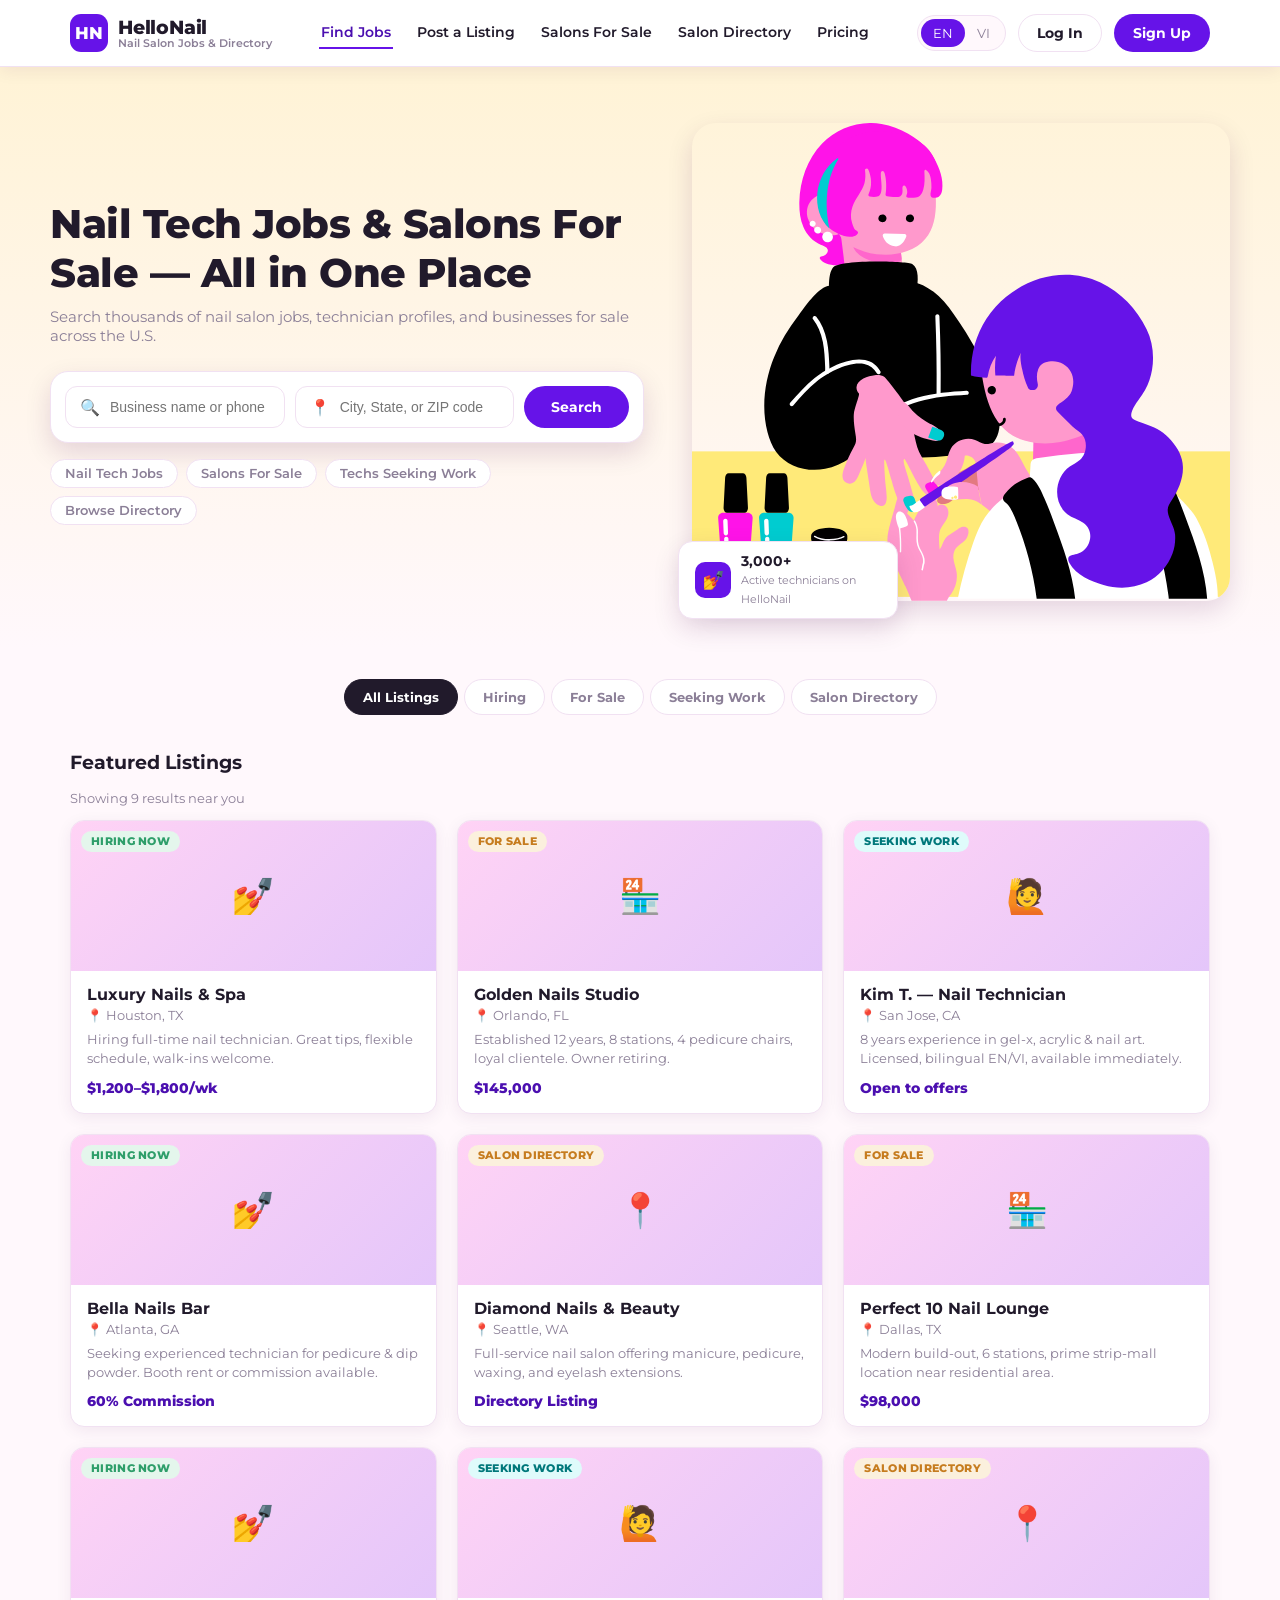
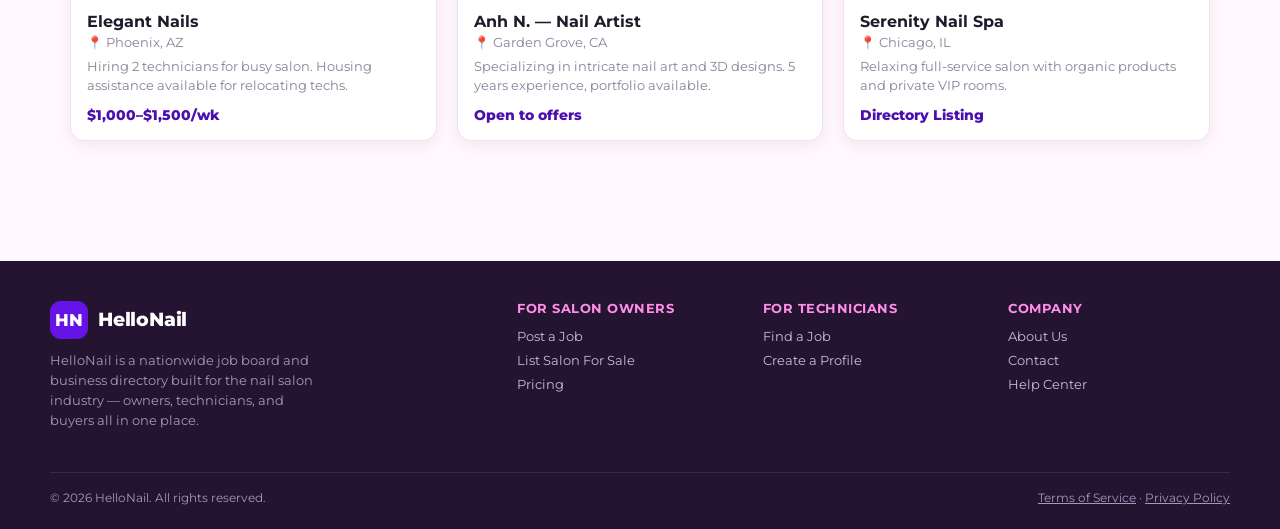
<file: index.html>
<!DOCTYPE html>
<html lang="en">
<head>
<meta charset="UTF-8">
<meta name="viewport" content="width=device-width, initial-scale=1.0">
<title>HelloNail — Nail Salon Jobs & Directory</title>
<link rel="preconnect" href="https://fonts.googleapis.com">
<link rel="preconnect" href="https://fonts.gstatic.com" crossorigin>
<link href="https://fonts.googleapis.com/css2?family=Montserrat:wght@400;500;600;700;800&display=swap" rel="stylesheet">
<link rel="stylesheet" href="assets/css/style.css">
</head>
<body>

<header class="site-header">
  <div class="header-row">
    <a class="brand" href="index.html">
      <span class="mark">HN</span>
      <span>
        <span class="name">HelloNail</span>
        <span class="tagline" data-i18n="brand.tagline">Nail Salon Jobs &amp; Directory</span>
      </span>
    </a>
    <nav class="main-nav" id="mainNav">
      <a href="index.html" class="active" data-i18n="nav.jobs">Find Jobs</a>
      <a href="post-listing.html" data-i18n="nav.post">Post a Listing</a>
      <a href="index.html#forsale" data-i18n="nav.forsale">Salons For Sale</a>
      <a href="index.html#directory" data-i18n="nav.directory">Salon Directory</a>
      <a href="post-listing.html#plans" data-i18n="nav.pricing">Pricing</a>
    </nav>
    <div class="header-actions">
      <div class="lang-toggle">
        <button data-lang="en">EN</button>
        <button data-lang="vi">VI</button>
      </div>
      <a href="dashboard.html" class="btn btn-outline desktop-only" data-i18n="nav.login">Log In</a>
      <a href="post-listing.html" class="btn btn-primary desktop-only" data-i18n="nav.signup">Sign Up</a>
      <button class="hamburger" id="hamburger" aria-label="Menu"><span></span><span></span><span></span></button>
    </div>
  </div>
</header>

<section class="hero">
  <div class="hero-inner">
    <div class="hero-copy">
      <h1 data-i18n="hero.title">Nail Tech Jobs &amp; Salons For Sale — All in One Place</h1>
      <p data-i18n="hero.sub">Search thousands of nail salon jobs, technician profiles, and businesses for sale across the U.S.</p>
      <div class="search-panel">
        <div class="search-field">
          <span>🔍</span>
          <input type="text" id="searchName" data-i18n-ph="search.namePh" placeholder="Business name or phone number">
        </div>
        <div class="search-field">
          <span>📍</span>
          <input type="text" id="searchLoc" data-i18n-ph="search.locPh" placeholder="City, State, or ZIP code">
        </div>
        <button class="btn btn-primary" id="searchBtn" data-i18n="search.btn">Search</button>
      </div>
      <div class="chip-row">
        <button class="chip" data-type="jobs" data-i18n="chip.jobs">Nail Tech Jobs</button>
        <button class="chip" data-type="forsale" data-i18n="chip.forsale">Salons For Sale</button>
        <button class="chip" data-type="seeking" data-i18n="chip.seeking">Techs Seeking Work</button>
        <button class="chip" data-type="directory" data-i18n="chip.directory">Browse Directory</button>
      </div>
    </div>

    <div class="hero-visual">
      <img class="hero-illustration" src="assets/img/hero-Illo.svg" alt="A group of nail technicians giving a client a manicure at a salon table" loading="eager">
      <div class="hero-badge">
        <span class="badge-icon">💅</span>
        <span class="badge-text"><b>3,000+</b><span>Active technicians on HelloNail</span></span>
      </div>
    </div>
  </div>
</section>

<div class="tab-row">
  <button class="tab-btn active" data-type="all" data-i18n="tabs.all">All Listings</button>
  <button class="tab-btn" data-type="jobs" data-i18n="tabs.jobs">Hiring</button>
  <button class="tab-btn" data-type="forsale" data-i18n="tabs.forsale">For Sale</button>
  <button class="tab-btn" data-type="seeking" data-i18n="tabs.seeking">Seeking Work</button>
  <button class="tab-btn" data-type="directory" data-i18n="tabs.directory">Salon Directory</button>
</div>

<main class="page" id="resultsSection">
  <div class="section-title">
    <h2 data-i18n="results.title">Featured Listings</h2>
  </div>
  <div class="results-meta" id="resultsMeta">Showing 9 results near you</div>
  <div class="listing-grid" id="listingGrid"></div>
</main>

<footer class="site-footer">
  <div class="footer-grid">
    <div>
      <div class="brand" style="margin-bottom:10px;">
        <span class="mark">HN</span><span class="name" style="color:#fff;">HelloNail</span>
      </div>
      <p style="font-size:12.5px;color:#A896BE;line-height:1.6;max-width:280px;" data-i18n="footer.about">HelloNail is a nationwide job board and business directory built for the nail salon industry.</p>
    </div>
    <div>
      <h4 data-i18n="footer.forOwners">For Salon Owners</h4>
      <a href="post-listing.html" data-i18n="footer.postJob">Post a Job</a>
      <a href="post-listing.html" data-i18n="footer.sellSalon">List Salon For Sale</a>
      <a href="post-listing.html#plans" data-i18n="footer.pricing">Pricing</a>
    </div>
    <div>
      <h4 data-i18n="footer.forTechs">For Technicians</h4>
      <a href="index.html" data-i18n="footer.findJob">Find a Job</a>
      <a href="post-listing.html" data-i18n="footer.createProfile">Create a Profile</a>
    </div>
    <div>
      <h4 data-i18n="footer.company">Company</h4>
      <a href="#" data-i18n="footer.aboutus">About Us</a>
      <a href="#" data-i18n="footer.contact">Contact</a>
      <a href="#" data-i18n="footer.help">Help Center</a>
    </div>
  </div>
  <div class="footer-bottom">
    <span>© 2026 HelloNail. <span data-i18n="footer.rights">All rights reserved.</span></span>
    <span><a href="#" data-i18n="footer.terms" style="color:#A896BE;">Terms of Service</a> · <a href="#" data-i18n="footer.privacy" style="color:#A896BE;">Privacy Policy</a></span>
  </div>
</footer>

<script src="assets/js/i18n.js"></script>
<script src="assets/js/app.js"></script>
</body>
</html>
</file>
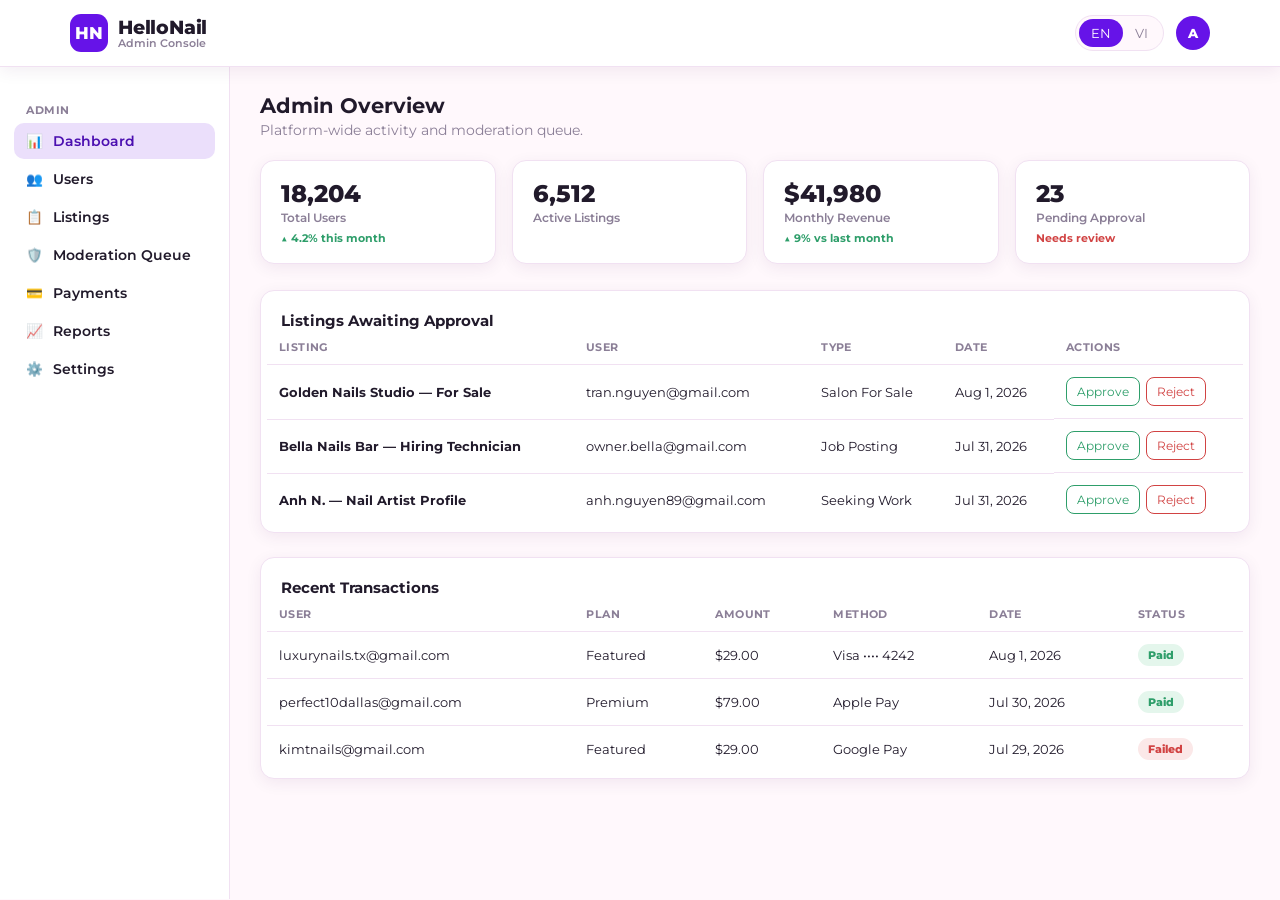
<file: admin.html>
<!DOCTYPE html>
<html lang="en">
<head>
<meta charset="UTF-8">
<meta name="viewport" content="width=device-width, initial-scale=1.0">
<title>Admin — HelloNail</title>
<link rel="preconnect" href="https://fonts.googleapis.com">
<link rel="preconnect" href="https://fonts.gstatic.com" crossorigin>
<link href="https://fonts.googleapis.com/css2?family=Montserrat:wght@400;500;600;700;800&display=swap" rel="stylesheet">
<link rel="stylesheet" href="assets/css/style.css">
</head>
<body>

<header class="site-header">
  <div class="header-row">
    <a class="brand" href="index.html">
      <span class="mark">HN</span>
      <span>
        <span class="name">HelloNail</span>
        <span class="tagline">Admin Console</span>
      </span>
    </a>
    <div class="header-actions" style="margin-left:auto;">
      <div class="lang-toggle">
        <button data-lang="en">EN</button>
        <button data-lang="vi">VI</button>
      </div>
      <div style="width:34px;height:34px;border-radius:50%;background:var(--primary);color:#fff;display:flex;align-items:center;justify-content:center;font-weight:800;font-size:13px;">A</div>
      <button class="mobile-menu-toggle" id="sidebarToggle">☰ Menu</button>
    </div>
  </div>
</header>

<div class="app-shell">
  <aside class="sidebar" id="sidebar">
    <div class="sidebar-label">Admin</div>
    <a href="#" class="active"><span>📊</span><span data-i18n="admin.nav.dashboard">Dashboard</span></a>
    <a href="#"><span>👥</span><span data-i18n="admin.nav.users">Users</span></a>
    <a href="#"><span>📋</span><span data-i18n="admin.nav.listings">Listings</span></a>
    <a href="#"><span>🛡️</span><span data-i18n="admin.nav.moderation">Moderation Queue</span></a>
    <a href="#"><span>💳</span><span data-i18n="admin.nav.payments">Payments</span></a>
    <a href="#"><span>📈</span><span data-i18n="admin.nav.reports">Reports</span></a>
    <a href="#"><span>⚙️</span><span data-i18n="admin.nav.settings">Settings</span></a>
  </aside>

  <div class="dash-main">
    <h1 data-i18n="admin.title">Admin Overview</h1>
    <div class="dash-sub" data-i18n="admin.sub">Platform-wide activity and moderation queue.</div>

    <div class="stat-grid">
      <div class="stat-card">
        <div class="stat-val">18,204</div>
        <div class="stat-lbl" data-i18n="admin.stat.users">Total Users</div>
        <div class="stat-delta up">▲ 4.2% this month</div>
      </div>
      <div class="stat-card">
        <div class="stat-val">6,512</div>
        <div class="stat-lbl" data-i18n="admin.stat.listings">Active Listings</div>
      </div>
      <div class="stat-card">
        <div class="stat-val">$41,980</div>
        <div class="stat-lbl" data-i18n="admin.stat.revenue">Monthly Revenue</div>
        <div class="stat-delta up">▲ 9% vs last month</div>
      </div>
      <div class="stat-card">
        <div class="stat-val">23</div>
        <div class="stat-lbl" data-i18n="admin.stat.pending">Pending Approval</div>
        <div class="stat-delta down">Needs review</div>
      </div>
    </div>

    <div class="table-wrap mt-24">
      <h3 style="margin:0;padding:14px 14px 0;font-size:15px;" data-i18n="admin.mod.title">Listings Awaiting Approval</h3>
      <table class="data-table">
        <thead>
          <tr>
            <th data-i18n="th.listing">Listing</th>
            <th data-i18n="th.user">User</th>
            <th data-i18n="th.type">Type</th>
            <th data-i18n="th.date">Date</th>
            <th data-i18n="th.actions">Actions</th>
          </tr>
        </thead>
        <tbody>
          <tr>
            <td><b>Golden Nails Studio — For Sale</b></td>
            <td>tran.nguyen@gmail.com</td>
            <td>Salon For Sale</td>
            <td>Aug 1, 2026</td>
            <td class="table-actions">
              <button class="icon-btn approve" data-i18n="action.approve">Approve</button>
              <button class="icon-btn reject" data-i18n="action.reject">Reject</button>
            </td>
          </tr>
          <tr>
            <td><b>Bella Nails Bar — Hiring Technician</b></td>
            <td>owner.bella@gmail.com</td>
            <td>Job Posting</td>
            <td>Jul 31, 2026</td>
            <td class="table-actions">
              <button class="icon-btn approve" data-i18n="action.approve">Approve</button>
              <button class="icon-btn reject" data-i18n="action.reject">Reject</button>
            </td>
          </tr>
          <tr>
            <td><b>Anh N. — Nail Artist Profile</b></td>
            <td>anh.nguyen89@gmail.com</td>
            <td>Seeking Work</td>
            <td>Jul 31, 2026</td>
            <td class="table-actions">
              <button class="icon-btn approve" data-i18n="action.approve">Approve</button>
              <button class="icon-btn reject" data-i18n="action.reject">Reject</button>
            </td>
          </tr>
        </tbody>
      </table>
    </div>

    <div class="table-wrap mt-24">
      <h3 style="margin:0;padding:14px 14px 0;font-size:15px;" data-i18n="admin.pay.title">Recent Transactions</h3>
      <table class="data-table">
        <thead>
          <tr>
            <th data-i18n="th.user">User</th>
            <th data-i18n="th.plan">Plan</th>
            <th data-i18n="th.amount">Amount</th>
            <th>Method</th>
            <th data-i18n="th.date">Date</th>
            <th data-i18n="th.status">Status</th>
          </tr>
        </thead>
        <tbody>
          <tr>
            <td>luxurynails.tx@gmail.com</td>
            <td>Featured</td>
            <td>$29.00</td>
            <td>Visa •••• 4242</td>
            <td>Aug 1, 2026</td>
            <td><span class="status-pill status-active">Paid</span></td>
          </tr>
          <tr>
            <td>perfect10dallas@gmail.com</td>
            <td>Premium</td>
            <td>$79.00</td>
            <td>Apple Pay</td>
            <td>Jul 30, 2026</td>
            <td><span class="status-pill status-active">Paid</span></td>
          </tr>
          <tr>
            <td>kimtnails@gmail.com</td>
            <td>Featured</td>
            <td>$29.00</td>
            <td>Google Pay</td>
            <td>Jul 29, 2026</td>
            <td><span class="status-pill status-rejected">Failed</span></td>
          </tr>
        </tbody>
      </table>
    </div>
  </div>
</div>

<script src="assets/js/i18n.js"></script>
<script src="assets/js/app.js"></script>
</body>
</html>
</file>
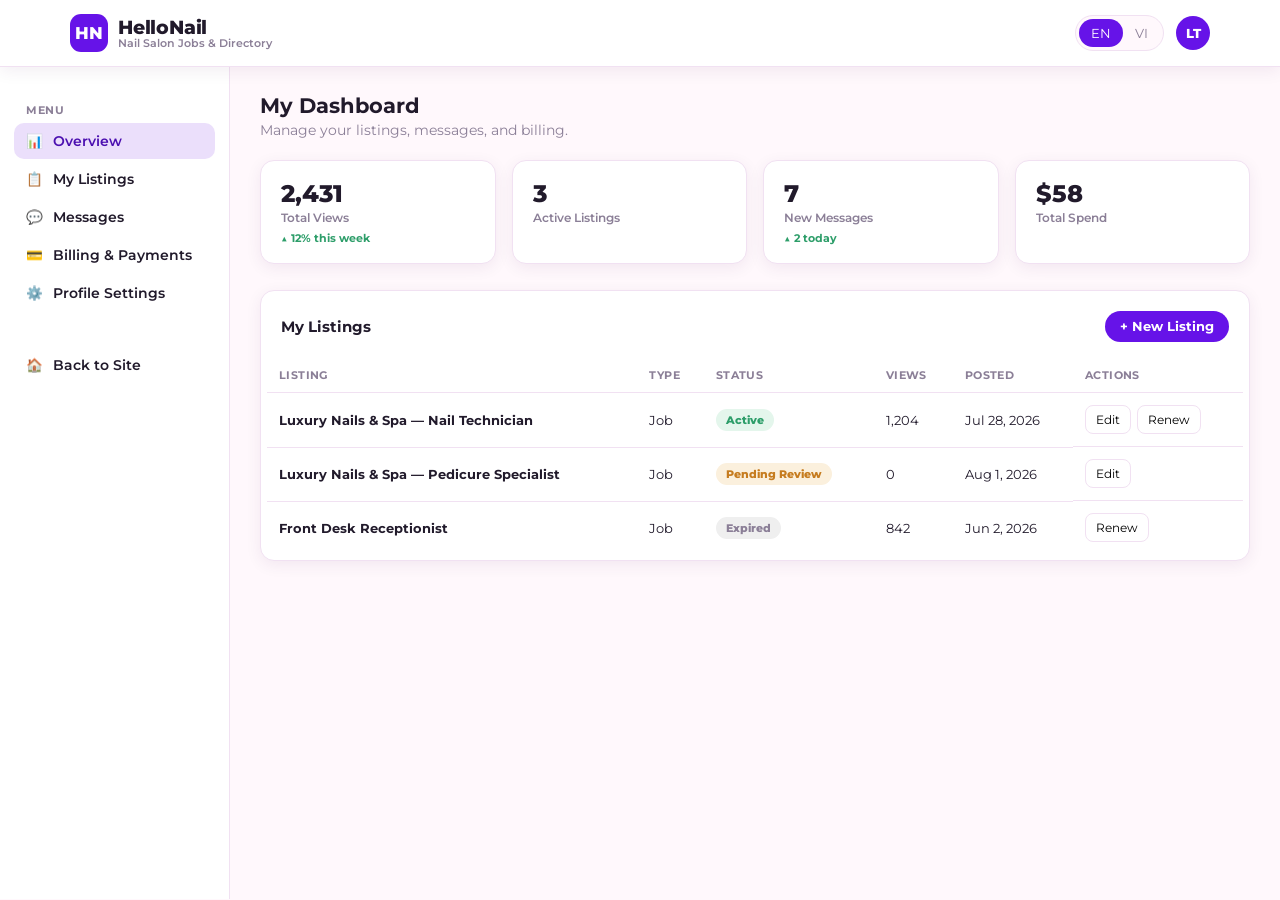
<file: dashboard.html>
<!DOCTYPE html>
<html lang="en">
<head>
<meta charset="UTF-8">
<meta name="viewport" content="width=device-width, initial-scale=1.0">
<title>My Dashboard — HelloNail</title>
<link rel="preconnect" href="https://fonts.googleapis.com">
<link rel="preconnect" href="https://fonts.gstatic.com" crossorigin>
<link href="https://fonts.googleapis.com/css2?family=Montserrat:wght@400;500;600;700;800&display=swap" rel="stylesheet">
<link rel="stylesheet" href="assets/css/style.css">
</head>
<body>

<header class="site-header">
  <div class="header-row">
    <a class="brand" href="index.html">
      <span class="mark">HN</span>
      <span>
        <span class="name">HelloNail</span>
        <span class="tagline" data-i18n="brand.tagline">Nail Salon Jobs &amp; Directory</span>
      </span>
    </a>
    <div class="header-actions" style="margin-left:auto;">
      <div class="lang-toggle">
        <button data-lang="en">EN</button>
        <button data-lang="vi">VI</button>
      </div>
      <div style="width:34px;height:34px;border-radius:50%;background:var(--gold);color:#fff;display:flex;align-items:center;justify-content:center;font-weight:800;font-size:13px;">LT</div>
      <button class="mobile-menu-toggle" id="sidebarToggle">☰ Menu</button>
    </div>
  </div>
</header>

<div class="app-shell">
  <aside class="sidebar" id="sidebar">
    <div class="sidebar-label">Menu</div>
    <a href="#" class="active"><span>📊</span><span data-i18n="dash.nav.overview">Overview</span></a>
    <a href="#"><span>📋</span><span data-i18n="dash.nav.listings">My Listings</span></a>
    <a href="#"><span>💬</span><span data-i18n="dash.nav.messages">Messages</span></a>
    <a href="#"><span>💳</span><span data-i18n="dash.nav.billing">Billing &amp; Payments</span></a>
    <a href="#"><span>⚙️</span><span data-i18n="dash.nav.profile">Profile Settings</span></a>
    <div class="sidebar-label">&nbsp;</div>
    <a href="index.html"><span>🏠</span><span>Back to Site</span></a>
  </aside>

  <div class="dash-main">
    <h1 data-i18n="dash.title">My Dashboard</h1>
    <div class="dash-sub" data-i18n="dash.sub">Manage your listings, messages, and billing.</div>

    <div class="stat-grid">
      <div class="stat-card">
        <div class="stat-val">2,431</div>
        <div class="stat-lbl" data-i18n="dash.stat.views">Total Views</div>
        <div class="stat-delta up">▲ 12% this week</div>
      </div>
      <div class="stat-card">
        <div class="stat-val">3</div>
        <div class="stat-lbl" data-i18n="dash.stat.active">Active Listings</div>
      </div>
      <div class="stat-card">
        <div class="stat-val">7</div>
        <div class="stat-lbl" data-i18n="dash.stat.messages">New Messages</div>
        <div class="stat-delta up">▲ 2 today</div>
      </div>
      <div class="stat-card">
        <div class="stat-val">$58</div>
        <div class="stat-lbl" data-i18n="dash.stat.spend">Total Spend</div>
      </div>
    </div>

    <div class="table-wrap">
      <div class="card-toolbar" style="padding:14px 14px 0;">
        <h3 style="margin:0;font-size:15px;" data-i18n="dash.table.title">My Listings</h3>
        <a href="post-listing.html" class="btn btn-primary btn-sm" data-i18n="dash.new">+ New Listing</a>
      </div>
      <table class="data-table">
        <thead>
          <tr>
            <th data-i18n="th.listing">Listing</th>
            <th data-i18n="th.type">Type</th>
            <th data-i18n="th.status">Status</th>
            <th data-i18n="th.views">Views</th>
            <th data-i18n="th.posted">Posted</th>
            <th data-i18n="th.actions">Actions</th>
          </tr>
        </thead>
        <tbody>
          <tr>
            <td><b>Luxury Nails &amp; Spa — Nail Technician</b></td>
            <td>Job</td>
            <td><span class="status-pill status-active">Active</span></td>
            <td>1,204</td>
            <td>Jul 28, 2026</td>
            <td class="table-actions">
              <button class="icon-btn" data-i18n="action.edit">Edit</button>
              <button class="icon-btn" data-i18n="action.renew">Renew</button>
            </td>
          </tr>
          <tr>
            <td><b>Luxury Nails &amp; Spa — Pedicure Specialist</b></td>
            <td>Job</td>
            <td><span class="status-pill status-pending">Pending Review</span></td>
            <td>0</td>
            <td>Aug 1, 2026</td>
            <td class="table-actions">
              <button class="icon-btn" data-i18n="action.edit">Edit</button>
            </td>
          </tr>
          <tr>
            <td><b>Front Desk Receptionist</b></td>
            <td>Job</td>
            <td><span class="status-pill status-expired">Expired</span></td>
            <td>842</td>
            <td>Jun 2, 2026</td>
            <td class="table-actions">
              <button class="icon-btn" data-i18n="action.renew">Renew</button>
            </td>
          </tr>
        </tbody>
      </table>
    </div>
  </div>
</div>

<script src="assets/js/i18n.js"></script>
<script src="assets/js/app.js"></script>
<script>
  // Overwrite generic "Status" text for the pill in row 1 to keep demo readable
  document.addEventListener("langchange", (e)=>{
    const pill = document.querySelector(".status-active");
    if(pill) pill.textContent = e.detail.lang === "vi" ? "Hoạt Động" : "Active";
  });
</script>
</body>
</html>
</file>
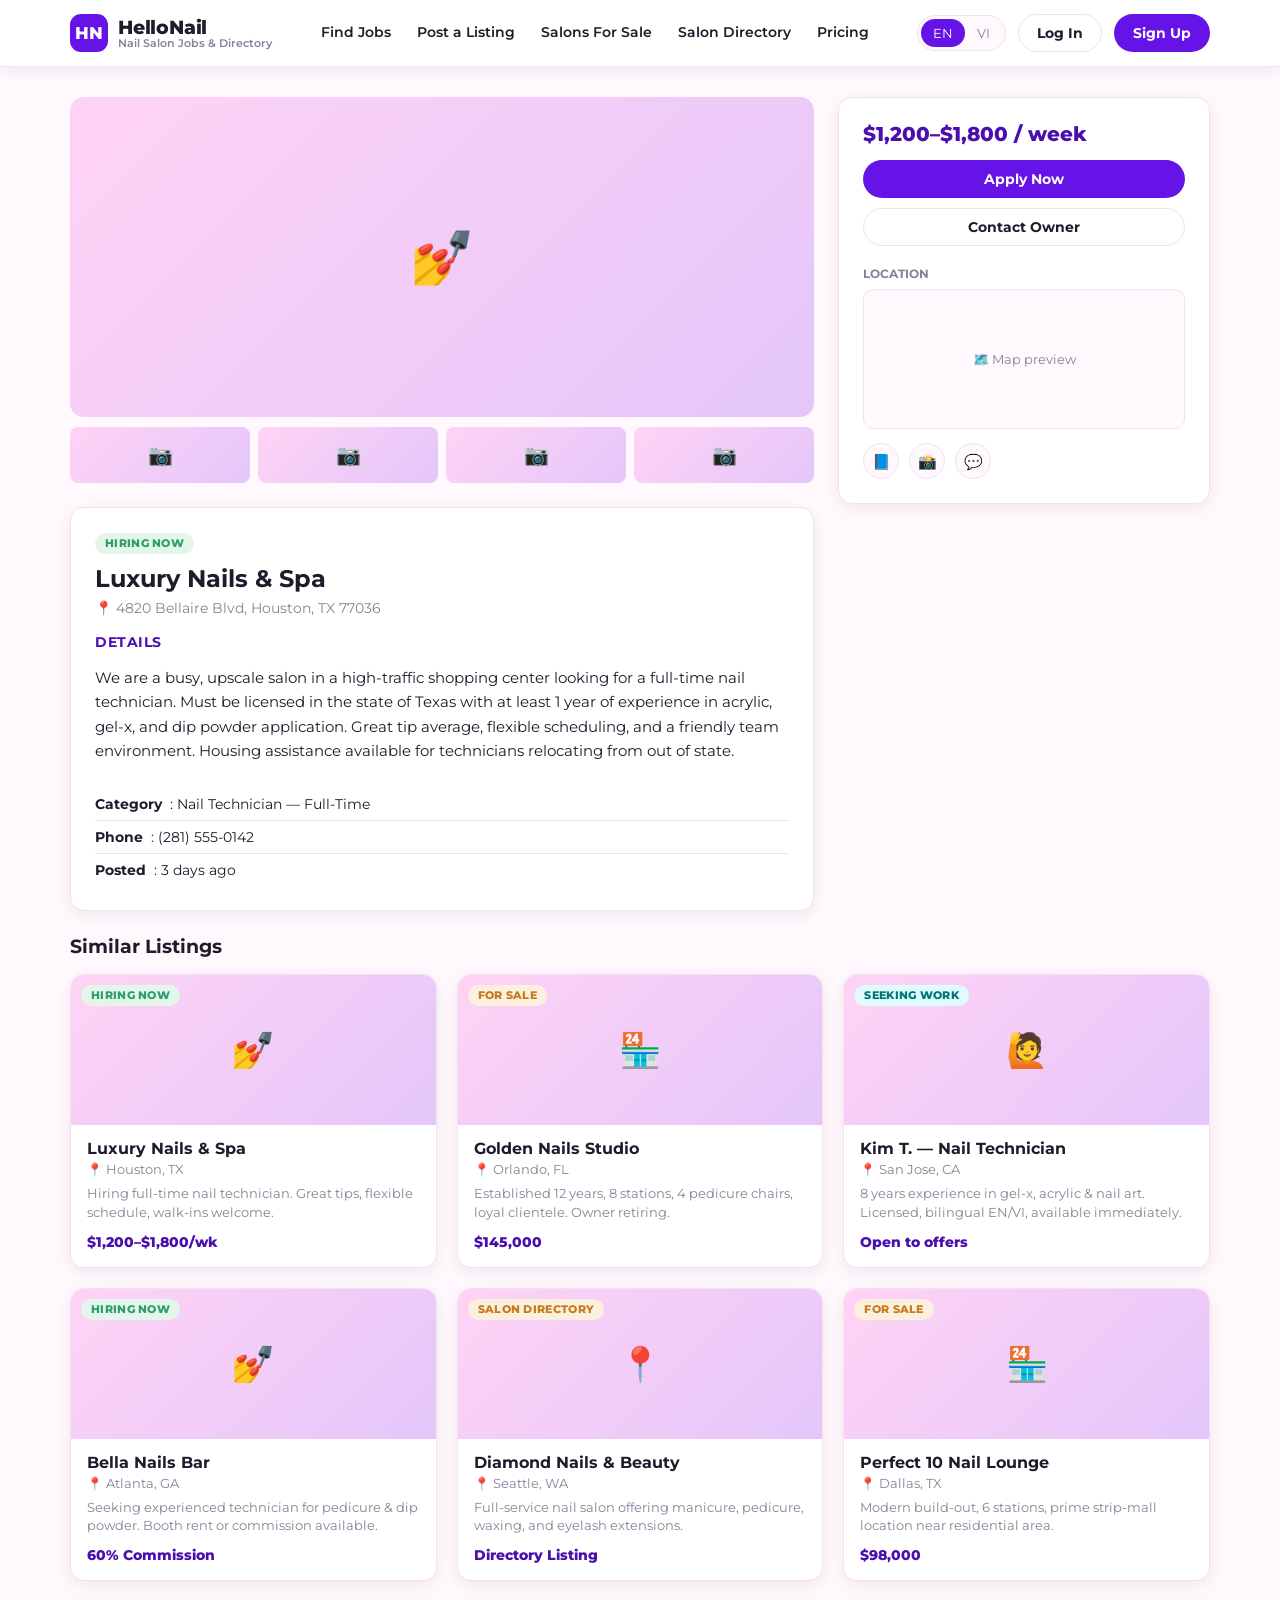
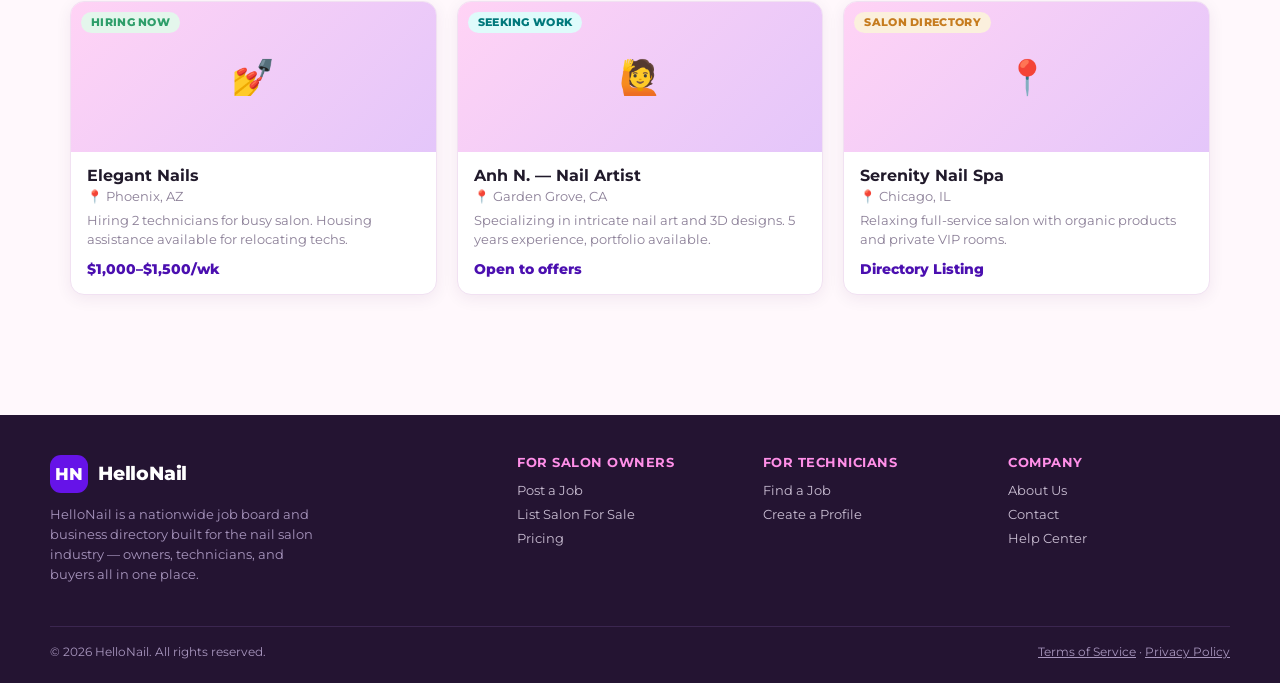
<file: listing.html>
<!DOCTYPE html>
<html lang="en">
<head>
<meta charset="UTF-8">
<meta name="viewport" content="width=device-width, initial-scale=1.0">
<title>Luxury Nails & Spa — HelloNail</title>
<link rel="preconnect" href="https://fonts.googleapis.com">
<link rel="preconnect" href="https://fonts.gstatic.com" crossorigin>
<link href="https://fonts.googleapis.com/css2?family=Montserrat:wght@400;500;600;700;800&display=swap" rel="stylesheet">
<link rel="stylesheet" href="assets/css/style.css">
</head>
<body>

<header class="site-header">
  <div class="header-row">
    <a class="brand" href="index.html">
      <span class="mark">HN</span>
      <span>
        <span class="name">HelloNail</span>
        <span class="tagline" data-i18n="brand.tagline">Nail Salon Jobs &amp; Directory</span>
      </span>
    </a>
    <nav class="main-nav" id="mainNav">
      <a href="index.html" data-i18n="nav.jobs">Find Jobs</a>
      <a href="post-listing.html" data-i18n="nav.post">Post a Listing</a>
      <a href="index.html#forsale" data-i18n="nav.forsale">Salons For Sale</a>
      <a href="index.html#directory" data-i18n="nav.directory">Salon Directory</a>
      <a href="post-listing.html#plans" data-i18n="nav.pricing">Pricing</a>
    </nav>
    <div class="header-actions">
      <div class="lang-toggle">
        <button data-lang="en">EN</button>
        <button data-lang="vi">VI</button>
      </div>
      <a href="dashboard.html" class="btn btn-outline desktop-only" data-i18n="nav.login">Log In</a>
      <a href="post-listing.html" class="btn btn-primary desktop-only" data-i18n="nav.signup">Sign Up</a>
      <button class="hamburger" id="hamburger" aria-label="Menu"><span></span><span></span><span></span></button>
    </div>
  </div>
</header>

<main class="page">
  <div class="detail-grid">
    <div>
      <div class="gallery-main">💅</div>
      <div class="gallery-thumbs">
        <div class="thumb">📷</div>
        <div class="thumb">📷</div>
        <div class="thumb">📷</div>
        <div class="thumb">📷</div>
      </div>

      <div class="panel mt-24">
        <span class="badge badge-hiring" style="position:static;display:inline-block;margin-bottom:10px;" data-i18n="badge.hiring">Hiring Now</span>
        <h1 style="margin:0 0 6px;font-size:24px;">Luxury Nails &amp; Spa</h1>
        <div class="listing-loc" style="font-size:14px;margin-bottom:16px;">📍 4820 Bellaire Blvd, Houston, TX 77036</div>

        <h3 data-i18n="detail.details" style="font-size:14px;text-transform:uppercase;letter-spacing:.5px;color:var(--primary-dark);">Details</h3>
        <p style="line-height:1.7;font-size:14.5px;">
          We are a busy, upscale salon in a high-traffic shopping center looking for a full-time nail
          technician. Must be licensed in the state of Texas with at least 1 year of experience in
          acrylic, gel-x, and dip powder application. Great tip average, flexible scheduling, and a
          friendly team environment. Housing assistance available for technicians relocating from
          out of state.
        </p>

        <ul class="info-list mt-24">
          <li><b data-i18n="detail.category">Category</b>:&nbsp;Nail Technician — Full-Time</li>
          <li><b data-i18n="detail.phone">Phone</b>:&nbsp;(281) 555-0142</li>
          <li><b data-i18n="detail.posted">Posted</b>:&nbsp;3 days ago</li>
        </ul>
      </div>
    </div>

    <div>
      <div class="panel">
        <div class="listing-price" style="font-size:20px;margin-bottom:14px;">$1,200–$1,800 / week</div>
        <button class="btn btn-primary btn-block" data-i18n="detail.apply">Apply Now</button>
        <button class="btn btn-outline btn-block mt-24" style="margin-top:10px;" data-i18n="detail.contact">Contact Owner</button>

        <h4 style="font-size:12px;text-transform:uppercase;color:var(--muted);margin:20px 0 8px;" data-i18n="detail.location">Location</h4>
        <div style="height:140px;border-radius:10px;background:var(--bg);border:1px solid var(--border);display:flex;align-items:center;justify-content:center;color:var(--muted);font-size:13px;">
          🗺️ Map preview
        </div>

        <div class="social-row">
          <a class="social-icon" href="#" title="Facebook">📘</a>
          <a class="social-icon" href="#" title="Instagram">📸</a>
          <a class="social-icon" href="#" title="Zalo">💬</a>
        </div>
      </div>
    </div>
  </div>

  <div class="section-title mt-24">
    <h2 data-i18n="detail.similar">Similar Listings</h2>
  </div>
  <div class="listing-grid" id="listingGrid"></div>
</main>

<footer class="site-footer">
  <div class="footer-grid">
    <div>
      <div class="brand" style="margin-bottom:10px;">
        <span class="mark">HN</span><span class="name" style="color:#fff;">HelloNail</span>
      </div>
      <p style="font-size:12.5px;color:#A896BE;line-height:1.6;max-width:280px;" data-i18n="footer.about">HelloNail is a nationwide job board and business directory built for the nail salon industry.</p>
    </div>
    <div>
      <h4 data-i18n="footer.forOwners">For Salon Owners</h4>
      <a href="post-listing.html" data-i18n="footer.postJob">Post a Job</a>
      <a href="post-listing.html" data-i18n="footer.sellSalon">List Salon For Sale</a>
      <a href="post-listing.html#plans" data-i18n="footer.pricing">Pricing</a>
    </div>
    <div>
      <h4 data-i18n="footer.forTechs">For Technicians</h4>
      <a href="index.html" data-i18n="footer.findJob">Find a Job</a>
      <a href="post-listing.html" data-i18n="footer.createProfile">Create a Profile</a>
    </div>
    <div>
      <h4 data-i18n="footer.company">Company</h4>
      <a href="#" data-i18n="footer.aboutus">About Us</a>
      <a href="#" data-i18n="footer.contact">Contact</a>
      <a href="#" data-i18n="footer.help">Help Center</a>
    </div>
  </div>
  <div class="footer-bottom">
    <span>© 2026 HelloNail. <span data-i18n="footer.rights">All rights reserved.</span></span>
    <span><a href="#" data-i18n="footer.terms" style="color:#A896BE;">Terms of Service</a> · <a href="#" data-i18n="footer.privacy" style="color:#A896BE;">Privacy Policy</a></span>
  </div>
</footer>

<script src="assets/js/i18n.js"></script>
<script src="assets/js/app.js"></script>
<script>
  document.addEventListener("DOMContentLoaded", ()=> renderListings("all", ""));
</script>
</body>
</html>
</file>
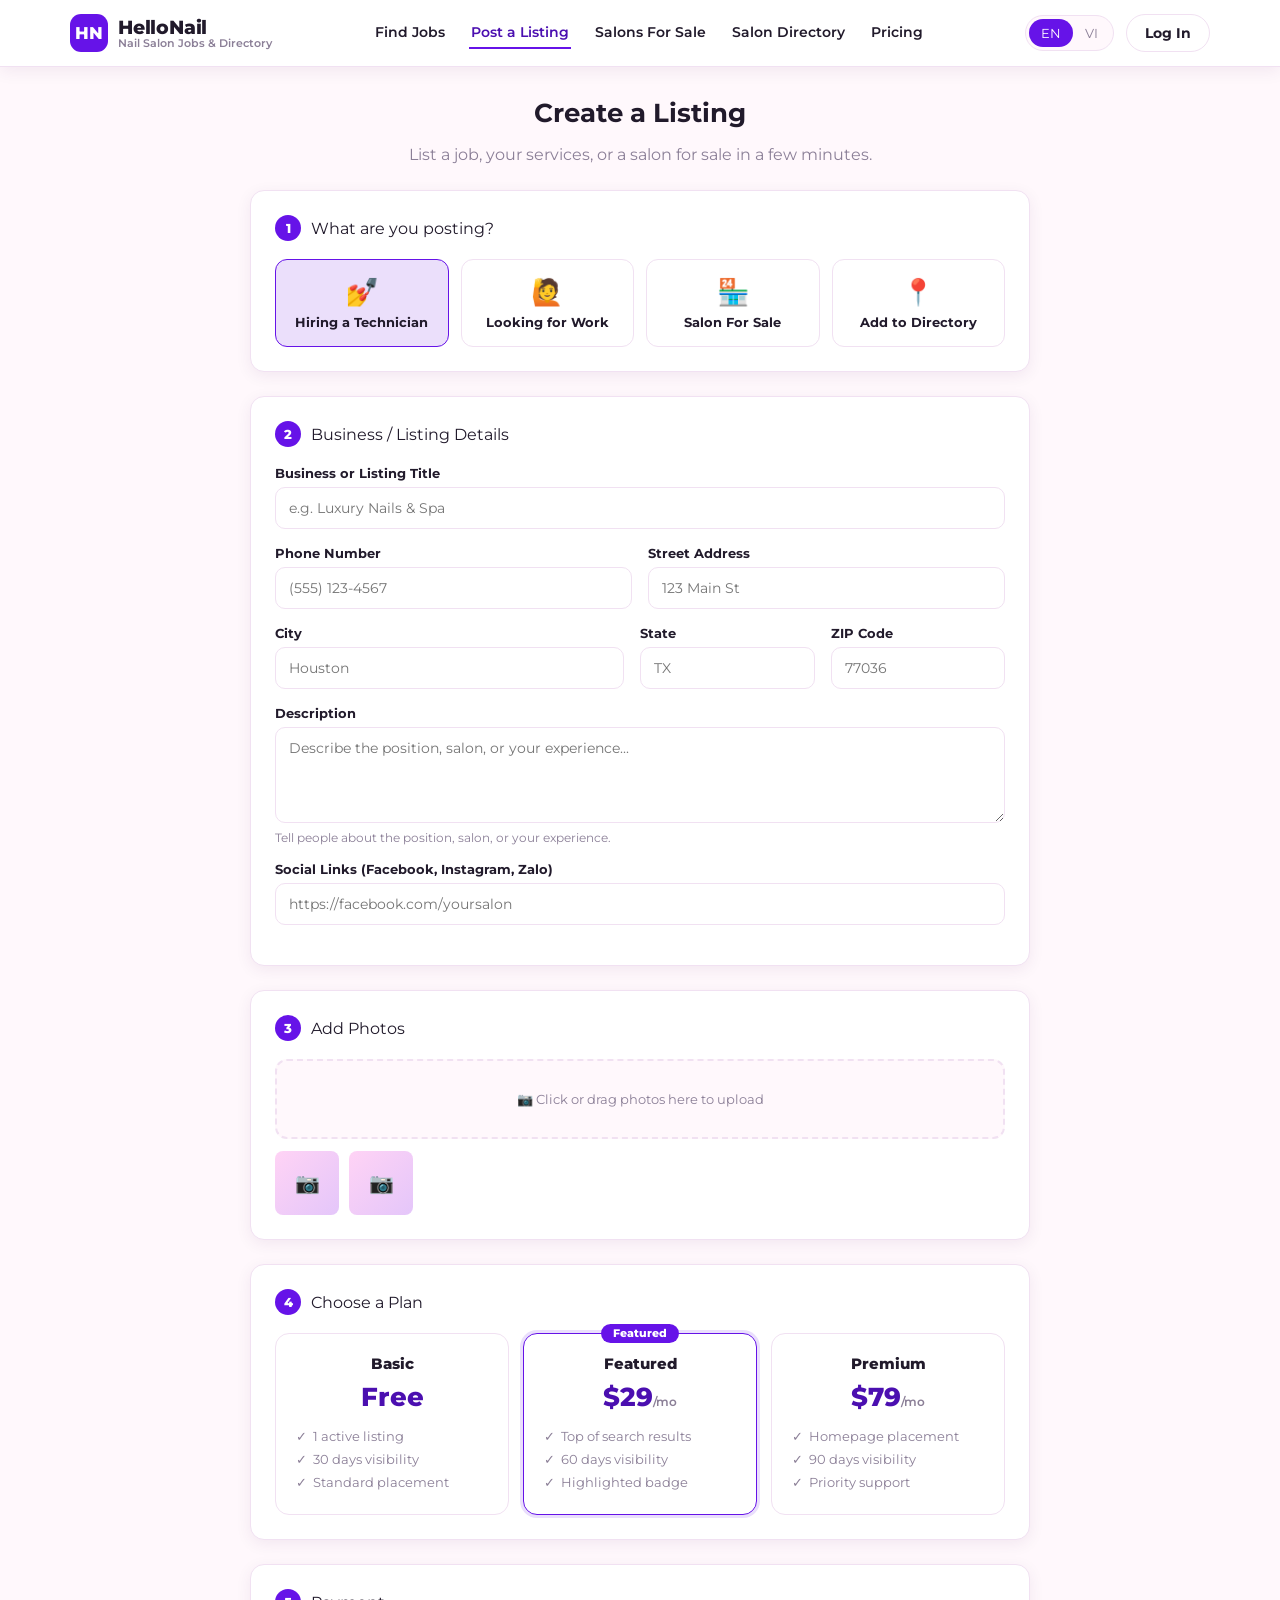
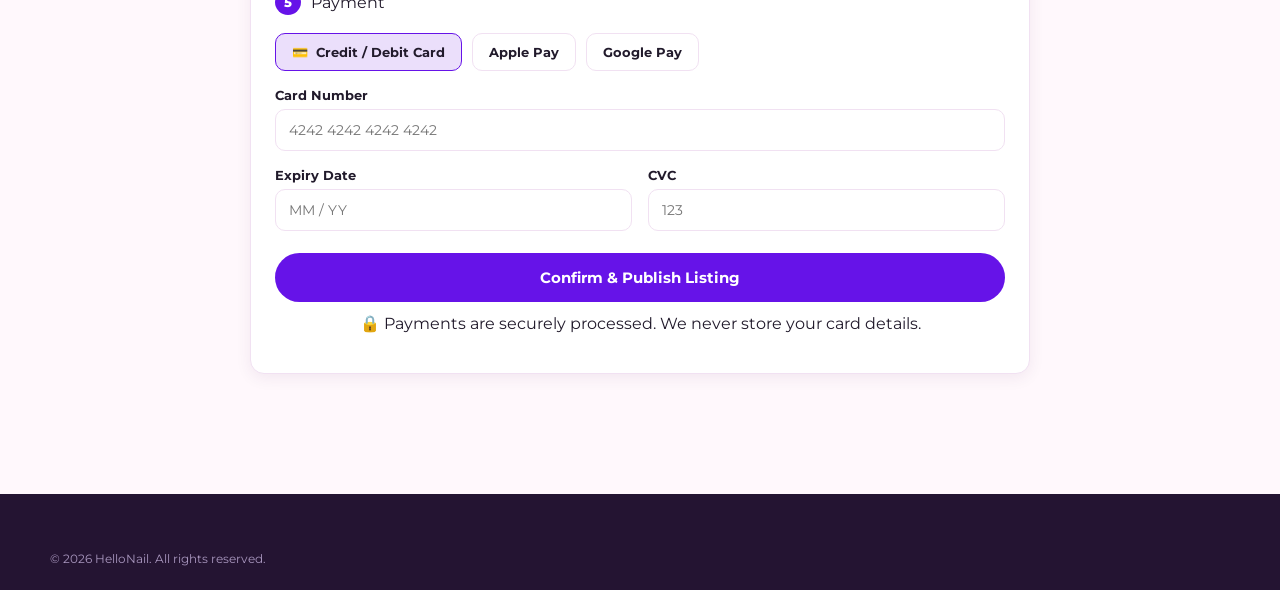
<file: post-listing.html>
<!DOCTYPE html>
<html lang="en">
<head>
<meta charset="UTF-8">
<meta name="viewport" content="width=device-width, initial-scale=1.0">
<title>Post a Listing — HelloNail</title>
<link rel="preconnect" href="https://fonts.googleapis.com">
<link rel="preconnect" href="https://fonts.gstatic.com" crossorigin>
<link href="https://fonts.googleapis.com/css2?family=Montserrat:wght@400;500;600;700;800&display=swap" rel="stylesheet">
<link rel="stylesheet" href="assets/css/style.css">
</head>
<body>

<header class="site-header">
  <div class="header-row">
    <a class="brand" href="index.html">
      <span class="mark">HN</span>
      <span>
        <span class="name">HelloNail</span>
        <span class="tagline" data-i18n="brand.tagline">Nail Salon Jobs &amp; Directory</span>
      </span>
    </a>
    <nav class="main-nav" id="mainNav">
      <a href="index.html" data-i18n="nav.jobs">Find Jobs</a>
      <a href="post-listing.html" class="active" data-i18n="nav.post">Post a Listing</a>
      <a href="index.html#forsale" data-i18n="nav.forsale">Salons For Sale</a>
      <a href="index.html#directory" data-i18n="nav.directory">Salon Directory</a>
      <a href="post-listing.html#plans" data-i18n="nav.pricing">Pricing</a>
    </nav>
    <div class="header-actions">
      <div class="lang-toggle">
        <button data-lang="en">EN</button>
        <button data-lang="vi">VI</button>
      </div>
      <a href="dashboard.html" class="btn btn-outline desktop-only" data-i18n="nav.login">Log In</a>
      <button class="hamburger" id="hamburger" aria-label="Menu"><span></span><span></span><span></span></button>
    </div>
  </div>
</header>

<main class="page" style="max-width:820px;">
  <div class="text-center" style="margin-bottom:26px;">
    <h1 style="font-size:26px;margin:0 0 6px;" data-i18n="post.title">Create a Listing</h1>
    <p class="muted" data-i18n="post.sub">List a job, your services, or a salon for sale in a few minutes.</p>
  </div>

  <form id="listingForm">
    <!-- Step 1 -->
    <div class="panel mt-24">
      <div class="step-title"><span class="step-num">1</span><span data-i18n="post.step1">What are you posting?</span></div>
      <div class="type-card-row">
        <div class="type-card selected">
          <div class="icon">💅</div>
          <div class="label" data-i18n="post.type.job">Hiring a Technician</div>
        </div>
        <div class="type-card">
          <div class="icon">🙋</div>
          <div class="label" data-i18n="post.type.seeking">Looking for Work</div>
        </div>
        <div class="type-card">
          <div class="icon">🏪</div>
          <div class="label" data-i18n="post.type.forsale">Salon For Sale</div>
        </div>
        <div class="type-card">
          <div class="icon">📍</div>
          <div class="label" data-i18n="post.type.directory">Add to Directory</div>
        </div>
      </div>
    </div>

    <!-- Step 2 -->
    <div class="panel mt-24">
      <div class="step-title"><span class="step-num">2</span><span data-i18n="post.step2">Business / Listing Details</span></div>

      <div class="form-row">
        <label data-i18n="post.label.name">Business or Listing Title</label>
        <input type="text" required placeholder="e.g. Luxury Nails & Spa">
      </div>

      <div class="form-grid-2">
        <div class="form-row">
          <label data-i18n="post.label.phone">Phone Number</label>
          <input type="tel" required placeholder="(555) 123-4567">
        </div>
        <div class="form-row">
          <label data-i18n="post.label.address">Street Address</label>
          <input type="text" placeholder="123 Main St">
        </div>
      </div>

      <div class="form-grid-2" style="grid-template-columns:2fr 1fr 1fr;">
        <div class="form-row">
          <label data-i18n="post.label.city">City</label>
          <input type="text" required placeholder="Houston">
        </div>
        <div class="form-row">
          <label data-i18n="post.label.state">State</label>
          <input type="text" required placeholder="TX">
        </div>
        <div class="form-row">
          <label data-i18n="post.label.zip">ZIP Code</label>
          <input type="text" required placeholder="77036">
        </div>
      </div>

      <div class="form-row">
        <label data-i18n="post.label.desc">Description</label>
        <textarea rows="4" placeholder="Describe the position, salon, or your experience..."></textarea>
        <div class="hint" data-i18n="post.label.desc.hint">Tell people about the position, salon, or your experience.</div>
      </div>

      <div class="form-row">
        <label data-i18n="post.label.social">Social Links (Facebook, Instagram, Zalo)</label>
        <input type="text" placeholder="https://facebook.com/yoursalon">
      </div>
    </div>

    <!-- Step 3 -->
    <div class="panel mt-24">
      <div class="step-title"><span class="step-num">3</span><span data-i18n="post.step3">Add Photos</span></div>
      <div class="dropzone">📷 <span data-i18n="post.dropzone">Click or drag photos here to upload</span></div>
      <div class="thumb-row">
        <div class="thumb">📷</div>
        <div class="thumb">📷</div>
      </div>
    </div>

    <!-- Step 4 -->
    <div class="panel mt-24" id="plans">
      <div class="step-title"><span class="step-num">4</span><span data-i18n="post.step4">Choose a Plan</span></div>
      <div class="plan-row">
        <div class="plan-card">
          <div class="plan-name" data-i18n="plan.free.name">Basic</div>
          <div class="plan-price" data-i18n="plan.free.price">Free</div>
          <ul>
            <li>✓ <span data-i18n="plan.free.f1">1 active listing</span></li>
            <li>✓ <span data-i18n="plan.free.f2">30 days visibility</span></li>
            <li>✓ <span data-i18n="plan.free.f3">Standard placement</span></li>
          </ul>
        </div>
        <div class="plan-card selected">
          <span class="plan-badge" data-i18n="badge.featured">Featured</span>
          <div class="plan-name" data-i18n="plan.featured.name">Featured</div>
          <div class="plan-price">$29<span>/mo</span></div>
          <ul>
            <li>✓ <span data-i18n="plan.featured.f1">Top of search results</span></li>
            <li>✓ <span data-i18n="plan.featured.f2">60 days visibility</span></li>
            <li>✓ <span data-i18n="plan.featured.f3">Highlighted badge</span></li>
          </ul>
        </div>
        <div class="plan-card">
          <div class="plan-name" data-i18n="plan.premium.name">Premium</div>
          <div class="plan-price">$79<span>/mo</span></div>
          <ul>
            <li>✓ <span data-i18n="plan.premium.f1">Homepage placement</span></li>
            <li>✓ <span data-i18n="plan.premium.f2">90 days visibility</span></li>
            <li>✓ <span data-i18n="plan.premium.f3">Priority support</span></li>
          </ul>
        </div>
      </div>
    </div>

    <!-- Step 5: Payment -->
    <div class="panel mt-24">
      <div class="step-title"><span class="step-num">5</span><span data-i18n="post.step5">Payment</span></div>

      <div class="pay-methods">
        <div class="pay-method selected" data-method="card">💳 <span data-i18n="pay.card">Credit / Debit Card</span></div>
        <div class="pay-method" data-method="applepay"> <span data-i18n="pay.applepay">Apple Pay</span></div>
        <div class="pay-method" data-method="googlepay"> <span data-i18n="pay.googlepay">Google Pay</span></div>
      </div>

      <div id="cardFields">
        <div class="form-row">
          <label data-i18n="pay.cardnum">Card Number</label>
          <input type="text" inputmode="numeric" placeholder="4242 4242 4242 4242">
        </div>
        <div class="form-grid-2">
          <div class="form-row">
            <label data-i18n="pay.expiry">Expiry Date</label>
            <input type="text" placeholder="MM / YY">
          </div>
          <div class="form-row">
            <label data-i18n="pay.cvc">CVC</label>
            <input type="text" inputmode="numeric" placeholder="123">
          </div>
        </div>
      </div>

      <button type="submit" class="btn btn-gold btn-block" style="padding:14px;font-size:15px;margin-top:6px;" data-i18n="pay.submit">Confirm &amp; Publish Listing</button>
      <p class="hint text-center mt-24" style="margin-top:12px;" data-i18n="pay.securenote">🔒 Payments are securely processed. We never store your card details.</p>
    </div>
  </form>
</main>

<footer class="site-footer">
  <div class="footer-bottom" style="border-top:none;margin:0 auto;">
    <span>© 2026 HelloNail. <span data-i18n="footer.rights">All rights reserved.</span></span>
  </div>
</footer>

<script src="assets/js/i18n.js"></script>
<script src="assets/js/app.js"></script>
</body>
</html>
</file>
<file: assets/css/style.css>
/* ============================================================
   NailConnect USA — shared stylesheet
   ============================================================ */
:root{
  --primary:#6613E8;
  --primary-dark:#4B0FB0;
  --primary-soft:#EBDFFB;
  --gold:#6613E8;
  --gold-dark:#4B0FB0;
  --yellow:#FFEA79;
  --cyan:#00CCD0;
  --bg:#FFF8FC;
  --panel:#FFFFFF;
  --text:#211A2B;
  --muted:#8B7F97;
  --border:#F1E1F2;
  --success:#2E9E6A;
  --success-bg:#E4F6EC;
  --warn:#C67C1F;
  --warn-bg:#FBF0DD;
  --danger:#D14343;
  --danger-bg:#FBE8E8;
  --radius:14px;
  --shadow:0 4px 16px rgba(70,10,80,.07);
  --shadow-hover:0 10px 26px rgba(70,10,80,.14);
  --maxw:1180px;
}
*{box-sizing:border-box;}
html{scroll-behavior:smooth;}
body{
  margin:0;
  font-family:'Montserrat','Helvetica Neue',Helvetica,Arial,sans-serif;
  background:var(--bg);
  color:var(--text);
  -webkit-font-smoothing:antialiased;
}
a{color:inherit;}
img{max-width:100%;display:block;}
button{font-family:inherit;}
.container{max-width:var(--maxw);margin:0 auto;padding:0 20px;}

/* ---------- Header ---------- */
header.site-header{
  position:sticky;top:0;z-index:100;
  background:var(--panel);
  border-bottom:1px solid var(--border);
  box-shadow:var(--shadow);
}
.header-row{
  max-width:var(--maxw);margin:0 auto;padding:14px 20px;
  display:flex;align-items:center;justify-content:space-between;gap:16px;
}
.brand{display:flex;align-items:center;gap:10px;text-decoration:none;flex-shrink:0;}
.brand .mark{
  width:38px;height:38px;border-radius:11px;
  background:linear-gradient(135deg,var(--primary),var(--gold));
  display:flex;align-items:center;justify-content:center;
  color:#fff;font-weight:800;font-size:17px;
}
.brand .name{font-weight:800;font-size:19px;color:var(--text);letter-spacing:-.2px;}
.brand .tagline{display:block;font-size:10.5px;font-weight:600;color:var(--muted);margin-top:-2px;}

nav.main-nav{display:flex;align-items:center;gap:22px;}
nav.main-nav a{
  text-decoration:none;color:var(--text);font-weight:600;font-size:14px;
  padding:6px 2px;border-bottom:2px solid transparent;
}
nav.main-nav a:hover, nav.main-nav a.active{border-color:var(--primary);color:var(--primary-dark);}

.header-actions{display:flex;align-items:center;gap:12px;flex-shrink:0;}

.lang-toggle{
  display:flex;background:var(--bg);border:1px solid var(--border);border-radius:999px;padding:3px;font-size:12px;font-weight:700;
}
.lang-toggle button{
  border:none;background:transparent;padding:6px 12px;border-radius:999px;cursor:pointer;color:var(--muted);
}
.lang-toggle button.active{background:var(--primary);color:#fff;}

.btn{
  display:inline-flex;align-items:center;justify-content:center;gap:6px;
  padding:10px 18px;border-radius:999px;border:1.5px solid transparent;
  font-weight:700;font-size:13.5px;cursor:pointer;text-decoration:none;
  transition:all .15s;
}
.btn-primary{background:var(--primary);color:#fff;}
.btn-primary:hover{background:var(--primary-dark);}
.btn-outline{border-color:var(--border);background:var(--panel);color:var(--text);}
.btn-outline:hover{border-color:var(--primary);color:var(--primary-dark);}
.btn-gold{background:var(--gold);color:#fff;}
.btn-gold:hover{background:var(--gold-dark);}
.btn-block{width:100%;}
.btn-sm{padding:7px 14px;font-size:12.5px;}
.btn-danger-outline{border-color:var(--danger);color:var(--danger);background:transparent;}
.btn-danger-outline:hover{background:var(--danger-bg);}

.hamburger{display:none;flex-direction:column;gap:4px;background:none;border:none;cursor:pointer;padding:6px;}
.hamburger span{width:22px;height:2px;background:var(--text);border-radius:2px;}

/* ---------- Hero / Search ---------- */
.hero{
  background:linear-gradient(180deg,#FFF3D6 0%,var(--bg) 100%);
  padding:56px 20px 48px;
}
.hero-inner{
  max-width:var(--maxw);margin:0 auto;
  display:grid;grid-template-columns:1.05fr 0.95fr;gap:48px;align-items:center;
}
.hero-copy{text-align:left;}
.hero h1{font-size:clamp(26px,3.6vw,40px);margin:0 0 10px;font-weight:800;letter-spacing:-.5px;}
.hero p{color:var(--muted);font-size:15px;margin:0 0 26px;}

.search-panel{
  background:var(--panel);border:1px solid var(--border);
  border-radius:18px;box-shadow:var(--shadow-hover);padding:14px;
  display:flex;gap:10px;flex-wrap:wrap;
}
.search-field{
  flex:1;min-width:180px;display:flex;align-items:center;gap:8px;
  border:1.5px solid var(--border);border-radius:12px;padding:10px 14px;
}
.search-field input{border:none;outline:none;background:transparent;font-size:14px;width:100%;color:var(--text);}
.search-panel .btn{flex-shrink:0;padding:12px 26px;}

.chip-row{display:flex;gap:8px;justify-content:flex-start;flex-wrap:wrap;margin-top:16px;}
.chip{
  border:1px solid var(--border);background:var(--panel);color:var(--muted);
  padding:6px 14px;border-radius:999px;font-size:12.5px;font-weight:600;cursor:pointer;
}
.chip:hover, .chip.active{border-color:var(--primary);color:var(--primary-dark);background:var(--primary-soft);}

/* ---------- Hero image ---------- */
.hero-visual{position:relative;}
.hero-illustration{width:100%;height:auto;display:block;border-radius:24px;box-shadow:var(--shadow-hover);}
.hero-badge{
  position:absolute;bottom:-18px;left:-14px;background:var(--panel);border:1px solid var(--border);
  border-radius:14px;padding:11px 16px;box-shadow:var(--shadow-hover);
  display:flex;align-items:center;gap:10px;max-width:220px;
}
.hero-badge .badge-icon{
  width:36px;height:36px;border-radius:10px;background:var(--primary);color:#fff;
  display:flex;align-items:center;justify-content:center;font-size:17px;flex-shrink:0;
}
.hero-badge .badge-text b{display:block;font-size:14px;line-height:1.2;}
.hero-badge .badge-text span{font-size:11px;color:var(--muted);}

@media (max-width:900px){
  .hero-inner{grid-template-columns:1fr;gap:32px;}
  .hero-copy{text-align:center;}
  .chip-row{justify-content:center;}
  .hero-badge{left:50%;transform:translateX(-50%);bottom:-16px;}
}

/* ---------- Tabs ---------- */
.tab-row{
  display:flex;gap:6px;justify-content:center;flex-wrap:wrap;
  margin:30px auto 6px;max-width:var(--maxw);padding:0 20px;
}
.tab-btn{
  border:1.5px solid var(--border);background:var(--panel);padding:9px 18px;border-radius:999px;
  font-weight:700;font-size:13px;color:var(--muted);cursor:pointer;
}
.tab-btn.active{background:var(--text);color:#fff;border-color:var(--text);}

/* ---------- Listing grid / cards ---------- */
main.page{max-width:var(--maxw);margin:0 auto;padding:30px 20px 80px;}
.section-title{display:flex;align-items:center;justify-content:space-between;margin:0 0 16px;}
.section-title h2{font-size:19px;margin:0;}
.results-meta{color:var(--muted);font-size:13px;margin-bottom:14px;}

.listing-grid{display:grid;grid-template-columns:repeat(3,1fr);gap:20px;}
@media (max-width:900px){.listing-grid{grid-template-columns:repeat(2,1fr);}}
@media (max-width:620px){.listing-grid{grid-template-columns:1fr;}}

.listing-card{
  background:var(--panel);border:1px solid var(--border);border-radius:var(--radius);
  overflow:hidden;box-shadow:var(--shadow);transition:box-shadow .15s,transform .15s;text-decoration:none;color:var(--text);display:block;
}
.listing-card:hover{box-shadow:var(--shadow-hover);transform:translateY(-2px);}
.listing-photo{
  height:150px;background:linear-gradient(135deg,#FFD3F5,#E4C6FA);
  display:flex;align-items:center;justify-content:center;font-size:34px;position:relative;
}
.badge{
  position:absolute;top:10px;left:10px;font-size:10.5px;font-weight:800;
  padding:4px 10px;border-radius:999px;text-transform:uppercase;letter-spacing:.3px;
}
.badge-hiring{background:var(--success-bg);color:var(--success);}
.badge-forsale{background:var(--warn-bg);color:var(--warn);}
.badge-seeking{background:#DFFBFB;color:#00787B;}
.badge-featured{position:static;background:var(--gold);color:#fff;margin-left:6px;}
.listing-body{padding:14px 16px 16px;}
.listing-body h3{margin:0 0 4px;font-size:15.5px;}
.listing-loc{font-size:12.5px;color:var(--muted);margin-bottom:8px;display:flex;align-items:center;gap:5px;}
.listing-desc{font-size:12.5px;color:var(--muted);line-height:1.5;margin-bottom:10px;
  display:-webkit-box;-webkit-line-clamp:2;-webkit-box-orient:vertical;overflow:hidden;}
.listing-price{font-weight:800;color:var(--primary-dark);font-size:14px;}

/* ---------- Panels / forms ---------- */
.panel{background:var(--panel);border:1px solid var(--border);border-radius:var(--radius);box-shadow:var(--shadow);padding:24px;}
.form-row{margin-bottom:16px;}
.form-row label{display:block;font-size:13px;font-weight:700;margin-bottom:6px;}
.form-row .hint{font-size:11.5px;color:var(--muted);font-weight:400;margin-top:4px;}
.form-row input, .form-row select, .form-row textarea{
  width:100%;padding:11px 13px;border:1.5px solid var(--border);border-radius:10px;
  font-family:inherit;font-size:14px;outline:none;background:#fff;color:var(--text);
}
.form-row input:focus, .form-row select:focus, .form-row textarea:focus{border-color:var(--primary);}
.form-grid-2{display:grid;grid-template-columns:1fr 1fr;gap:16px;}
@media (max-width:640px){.form-grid-2{grid-template-columns:1fr;}}

.step-title{display:flex;align-items:center;gap:10px;margin:0 0 18px;font-size:16px;}
.step-num{
  width:26px;height:26px;border-radius:50%;background:var(--primary);color:#fff;
  display:flex;align-items:center;justify-content:center;font-size:13px;font-weight:800;flex-shrink:0;
}

.type-card-row{display:grid;grid-template-columns:repeat(4,1fr);gap:12px;}
@media (max-width:800px){.type-card-row{grid-template-columns:repeat(2,1fr);}}
.type-card{
  border:1.5px solid var(--border);border-radius:12px;padding:16px 12px;text-align:center;cursor:pointer;background:#fff;
}
.type-card:hover{border-color:var(--primary);}
.type-card.selected{border-color:var(--primary);background:var(--primary-soft);}
.type-card .icon{font-size:26px;margin-bottom:6px;}
.type-card .label{font-size:13px;font-weight:700;}

.dropzone{
  border:2px dashed var(--border);border-radius:12px;padding:30px 14px;text-align:center;color:var(--muted);
  font-size:13px;background:var(--bg);cursor:pointer;
}
.dropzone:hover{border-color:var(--primary);}
.thumb-row{display:flex;gap:10px;flex-wrap:wrap;margin-top:12px;}
.thumb{width:64px;height:64px;border-radius:8px;background:linear-gradient(135deg,#FFD3F5,#E4C6FA);display:flex;align-items:center;justify-content:center;font-size:20px;}

.plan-row{display:grid;grid-template-columns:repeat(3,1fr);gap:14px;}
@media (max-width:760px){.plan-row{grid-template-columns:1fr;}}
.plan-card{border:1.5px solid var(--border);border-radius:14px;padding:20px;text-align:center;position:relative;background:#fff;cursor:pointer;}
.plan-card.selected{border-color:var(--gold);box-shadow:0 0 0 3px #6613E822;}
.plan-card .plan-name{font-weight:800;font-size:15px;margin-bottom:4px;}
.plan-card .plan-price{font-size:26px;font-weight:800;color:var(--primary-dark);margin:8px 0;}
.plan-card .plan-price span{font-size:12px;color:var(--muted);font-weight:600;}
.plan-card ul{list-style:none;padding:0;margin:12px 0 0;font-size:12.5px;color:var(--muted);text-align:left;}
.plan-card li{padding:4px 0;display:flex;gap:6px;}
.plan-badge{position:absolute;top:-10px;left:50%;transform:translateX(-50%);background:var(--gold);color:#fff;font-size:10.5px;font-weight:800;padding:3px 12px;border-radius:999px;}

.pay-methods{display:flex;gap:10px;margin-bottom:16px;flex-wrap:wrap;}
.pay-method{border:1.5px solid var(--border);border-radius:10px;padding:10px 16px;font-size:13px;font-weight:700;cursor:pointer;display:flex;align-items:center;gap:8px;background:#fff;}
.pay-method.selected{border-color:var(--primary);background:var(--primary-soft);}
.apple-pay-btn, .google-pay-btn{
  background:#000;color:#fff;border-radius:10px;padding:13px;text-align:center;font-weight:700;font-size:14px;cursor:pointer;
}
.google-pay-btn{background:#fff;color:#1a1a1a;border:1.5px solid var(--border);}

/* ---------- Dashboard / Admin layout ---------- */
.app-shell{display:flex;min-height:calc(100vh - 68px);}
.sidebar{
  width:230px;flex-shrink:0;background:var(--panel);border-right:1px solid var(--border);
  padding:20px 14px;position:sticky;top:68px;align-self:flex-start;height:calc(100vh - 68px);overflow-y:auto;
}
.sidebar a{
  display:flex;align-items:center;gap:10px;text-decoration:none;color:var(--text);
  padding:10px 12px;border-radius:10px;font-size:13.5px;font-weight:600;margin-bottom:2px;
}
.sidebar a:hover{background:var(--bg);}
.sidebar a.active{background:var(--primary-soft);color:var(--primary-dark);}
.sidebar .sidebar-label{font-size:11px;text-transform:uppercase;color:var(--muted);font-weight:700;letter-spacing:.5px;margin:16px 0 6px 12px;}
.dash-main{flex:1;padding:26px 30px;min-width:0;}
.dash-main h1{font-size:21px;margin:0 0 4px;}
.dash-sub{color:var(--muted);font-size:13.5px;margin-bottom:22px;}

.stat-grid{display:grid;grid-template-columns:repeat(4,1fr);gap:16px;margin-bottom:26px;}
@media (max-width:900px){.stat-grid{grid-template-columns:repeat(2,1fr);}}
.stat-card{background:var(--panel);border:1px solid var(--border);border-radius:var(--radius);padding:18px 20px;box-shadow:var(--shadow);}
.stat-card .stat-val{font-size:24px;font-weight:800;}
.stat-card .stat-lbl{font-size:12px;color:var(--muted);font-weight:600;margin-top:2px;}
.stat-card .stat-delta{font-size:11px;font-weight:700;margin-top:6px;}
.stat-card .stat-delta.up{color:var(--success);}
.stat-card .stat-delta.down{color:var(--danger);}

table.data-table{width:100%;border-collapse:collapse;font-size:13px;}
table.data-table th{
  text-align:left;font-size:11px;text-transform:uppercase;letter-spacing:.4px;color:var(--muted);
  padding:10px 12px;border-bottom:1.5px solid var(--border);font-weight:700;
}
table.data-table td{padding:12px;border-bottom:1px solid var(--border);vertical-align:middle;}
table.data-table tr:last-child td{border-bottom:none;}
.status-pill{font-size:11px;font-weight:800;padding:4px 10px;border-radius:999px;display:inline-block;}
.status-active{background:var(--success-bg);color:var(--success);}
.status-pending{background:var(--warn-bg);color:var(--warn);}
.status-expired{background:#EFEFEF;color:var(--muted);}
.status-rejected{background:var(--danger-bg);color:var(--danger);}
.table-wrap{background:var(--panel);border:1px solid var(--border);border-radius:var(--radius);box-shadow:var(--shadow);padding:6px;overflow-x:auto;}
.table-actions{display:flex;gap:6px;}
.icon-btn{border:1px solid var(--border);background:#fff;border-radius:8px;padding:6px 10px;font-size:12px;cursor:pointer;}
.icon-btn.approve{color:var(--success);border-color:var(--success);}
.icon-btn.reject{color:var(--danger);border-color:var(--danger);}

.card-toolbar{display:flex;justify-content:space-between;align-items:center;margin-bottom:16px;flex-wrap:wrap;gap:10px;}

/* ---------- Listing detail page ---------- */
.detail-grid{display:grid;grid-template-columns:2fr 1fr;gap:24px;align-items:start;}
@media (max-width:900px){.detail-grid{grid-template-columns:1fr;}}
.gallery-main{height:320px;border-radius:var(--radius);background:linear-gradient(135deg,#FFD3F5,#E4C6FA);display:flex;align-items:center;justify-content:center;font-size:50px;margin-bottom:10px;}
.gallery-thumbs{display:flex;gap:8px;}
.gallery-thumbs .thumb{flex:1;height:56px;}
.social-row{display:flex;gap:10px;margin-top:14px;}
.social-icon{width:36px;height:36px;border-radius:50%;background:var(--bg);border:1px solid var(--border);display:flex;align-items:center;justify-content:center;font-size:15px;text-decoration:none;color:var(--text);}
.info-list{list-style:none;padding:0;margin:0;font-size:13.5px;}
.info-list li{display:flex;gap:8px;padding:8px 0;border-bottom:1px solid var(--border);}
.info-list li:last-child{border-bottom:none;}

/* ---------- Footer ---------- */
footer.site-footer{background:#241432;color:#E7DCEF;padding:40px 20px 24px;margin-top:40px;}
.footer-grid{max-width:var(--maxw);margin:0 auto;display:grid;grid-template-columns:2fr 1fr 1fr 1fr;gap:24px;}
@media (max-width:760px){.footer-grid{grid-template-columns:1fr 1fr;}}
.footer-grid h4{font-size:12.5px;text-transform:uppercase;letter-spacing:.5px;color:#FF8FE8;margin:0 0 12px;}
.footer-grid a{display:block;color:#E7DCEF;text-decoration:none;font-size:13px;margin-bottom:8px;opacity:.85;}
.footer-grid a:hover{opacity:1;text-decoration:underline;}
.footer-bottom{max-width:var(--maxw);margin:28px auto 0;border-top:1px solid #3B2650;padding-top:18px;font-size:11.5px;color:#A896BE;display:flex;justify-content:space-between;flex-wrap:wrap;gap:10px;}

/* ---------- Mobile nav ---------- */
@media (max-width:860px){
  nav.main-nav{
    position:fixed;top:68px;left:0;right:0;bottom:0;background:var(--panel);
    flex-direction:column;align-items:flex-start;padding:20px;gap:4px;
    transform:translateX(-100%);transition:transform .2s;z-index:90;overflow-y:auto;
  }
  nav.main-nav.open{transform:translateX(0);}
  nav.main-nav a{width:100%;padding:12px 8px;border-bottom:1px solid var(--border);}
  .hamburger{display:flex;}
  .header-actions .desktop-only{display:none;}
  .sidebar{
    position:fixed;left:0;top:68px;bottom:0;transform:translateX(-100%);transition:transform .2s;z-index:95;width:250px;box-shadow:var(--shadow-hover);
  }
  .sidebar.open{transform:translateX(0);}
  .dash-main{padding:18px;}
  .stat-grid{grid-template-columns:1fr 1fr;}
}
@media (max-width:480px){
  .search-panel{flex-direction:column;}
  .search-panel .btn{width:100%;}
  .stat-grid{grid-template-columns:1fr;}
}

.mobile-menu-toggle{display:none;}
@media (max-width:860px){
  .mobile-menu-toggle{display:inline-flex;background:none;border:1px solid var(--border);border-radius:8px;padding:8px 10px;cursor:pointer;font-size:13px;}
}

.text-center{text-align:center;}
.mt-24{margin-top:24px;}
.muted{color:var(--muted);}
</file>
